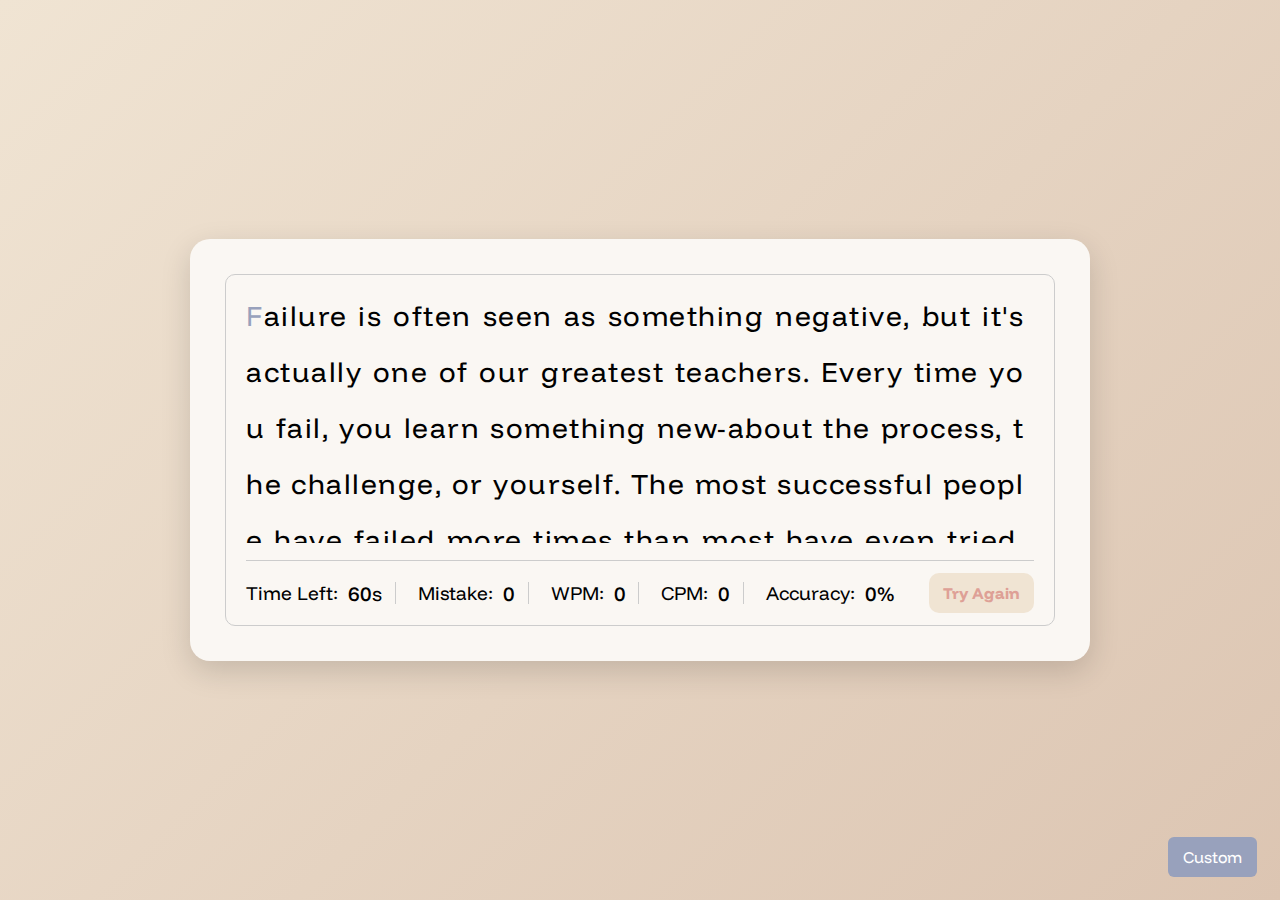
<file: index.html>
<!DOCTYPE html>
<html lang="en">
<head>
    <meta charset="UTF-8">
    <meta name="viewport" content="width=device-width, initial-scale=1.0">
    <title>Typing Test</title>
    <link rel="stylesheet" href="custom.css">
</head>
<body>
    <div class="wrapper">
        <input type="text" class="input-field">
        <div class="content-box">
            <div class="typing-text">
                <p></p>
            </div>
            <div class="content">
                <ul class="result-details">
                    <li class="time">
                        <p>Time Left:</p>
                        <span><b>60</b>s</span>
                    </li>
                    <li class="mistake">
                        <p>Mistake:</p>
                        <span>0</span>
                    </li>
                    <li class="wpm">
                        <p>WPM:</p>
                        <span>0</span>
                    </li>
                    <li class="cpm">
                        <p>CPM: </p>
                        <span>0</span>
                    </li>
                    <li class="accuracy">
                        <p>Accuracy: </p>
                        <span><b>0</b>%</span>
                    </li>
                </ul>
                <button>Try Again</button>
            </div>
        </div>
    </div>

    <!-- Popup Message Box -->
    <div id="popup" class="popup">
        <div class="popup-content">
            <span class="close" onclick="closePopup()">&times;</span>
            <h2>⏰ Time's Up!</h2>
            <p id="popupMessage"></p>
            <button onclick="closePopup()" style="margin-top: 15px;" class="try_again">Try Again</button>
        </div>
    </div>


    <a href="custom.html"><button id="change" value="Random" >Custom</button></a>

    <script src="paragraph.js"></script>
    <script src="index.js"></script>
</body>
</html>
</file>
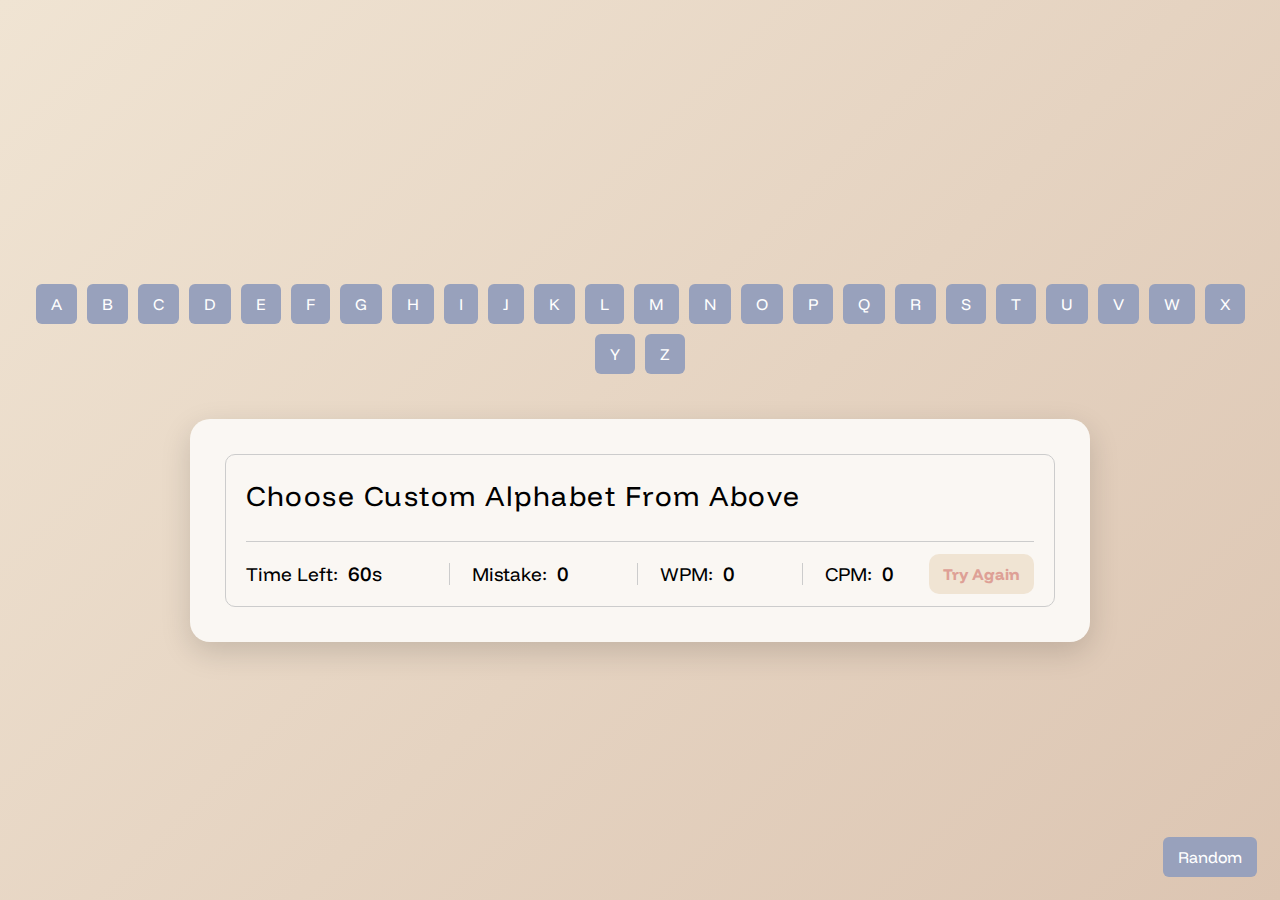
<file: custom.html>
<!DOCTYPE html>
<html lang="en">
<head>
    <meta charset="UTF-8">
    <meta name="viewport" content="width=device-width, initial-scale=1.0">
    <title>Document</title>
    <link rel="stylesheet" href="custom.css">
</head>
<body>
    <div id="buttons-container"></div>
  
    <div class="wrapper">
    
        <input type="text" class="input-field">
        <div class="content-box">
            <div class="typing-text">
                <p>Choose Custom Alphabet From Above</p>
            </div>
            <div class="content">
                <ul class="result-details">
                    <li class="time">
                        <p>Time Left:</p>
                        <span><b>60</b>s</span>
                    </li>
                    <li class="mistake">
                        <p>Mistake:</p>
                        <span>0</span>
                    </li>
                    <li class="wpm">
                        <p>WPM:</p>
                        <span>0</span>
                    </li>
                    <li class="cpm">
                        <p>CPM: </p>
                        <span>0</span>
                    </li>
                </ul>
                <button>Try Again</button>
            </div>
        </div>
    </div>

    <!-- Popup Message Box -->
    <div id="popup" class="popup">
        <div class="popup-content">
            <span class="close" onclick="closePopup()">&times;</span>
            <h2>⏰ Time's Up!</h2>
            <p id="popupMessage"></p>
            <button onclick="closePopup()" style="margin-top: 15px;" class="try_again">Try Again</button>
        </div>
    </div>

    <a href="index.html"><button id="change">Random</button></a>
    
    <script src="paragraph.js"></script>
    <script src="custom.js"></script>

</body>
</html>
</file>
<file: custom.css>
@import url('https://fonts.googleapis.com/css2?family=Funnel+Display:wght@300..800&display=swap');


*{
    font-family: "Funnel Display", sans-serif;
    box-sizing: border-box;
    margin: 0;
    padding: 0;

}

body{
    display: flex;
    flex-direction: column;
    align-items: center;
    justify-content: center;
    min-height: 100vh;
    background: linear-gradient(135deg, #F0E4D3 0%, #DCC5B2 100%);
    /* background-color: #F0E4D3; */
    position: relative;
    animation: fadeInBody 1s ease-in-out;
}

@keyframes fadeInBody {
  from { opacity: 0; transform: translateY(-10px); }
  to { opacity: 1; transform: translateY(0); }
}

/* Position the buttons container at the top */
#buttons-container {
  display: flex;
  flex-wrap: wrap;
  justify-content: center;
  padding: 20px;
  /* background-color: #f5f5f5; */
  position: sticky;
  top: 0;
  z-index: 100;
  /* box-shadow: 0 2px 5px rgba(0,0,0,0.1); */
  margin-bottom:20px;
}

/* Style for each button */
#buttons-container button, #change {
  margin: 5px;
  padding: 10px 15px;
  font-size: 16px;
  border: none;
  background-color: #98A1BC;
  color: white;
  border-radius: 6px;
  cursor: pointer;
  animation: bounce 2s infinite;
  transition: transform 0.3s ease;
}

#buttons-container button:hover , #change:hover{
  background-color: #748DAE;
  
}

/* Bouncing animation */
@keyframes bounce {
  0%, 100% {
    transform: scale(1);
  }
  50% {
    transform: scale(1.08);
  }
}

#change{
    display: flex;
    position: absolute;
    right: 2vh;
    bottom: 2vh;
    

}



.wrapper{
    width: 900px;
    padding: 35px;
    background-color: #FAF7F3;
    border-radius: 20px;
    box-shadow: 0 10px 30px rgba(0, 0, 0, 0.15);
    animation: fadeSlideIn 1s ease;

}
@keyframes fadeSlideIn {
  from { opacity: 0; transform: scale(0.95); }
  to { opacity: 1; transform: scale(1); }
}


/* hides the input field */
.wrapper .input-field{
    z-index: -999;
    opacity: 0;
    position: absolute;
}

.wrapper .content-box{
    /* top right-left bottom */
    padding: 13px 20px 0;     
    border-radius: 10px;
    border: 1px solid #ccc;
}

.content-box .typing-text{
    max-height: 255px;
    overflow-y: auto;
}

.typing-text::-webkit-scrollbar{
    width: 0;
}

.typing-text p{
    font-size: 28px;
    text-align: justify;
    letter-spacing: 1.5px;
    word-break: break-all;
}
.typing-text p span{
    position: relative;
}

.typing-text p span.correct{
    color: #39bc25;
}

.typing-text p span.incorrect{
    background-color: #D9A299;
    border: 1px solid #fff;
    color: #ff3010;
    border-radius: 5px;

}

.typing-text p span.active{
    color: #98A1BC;
}

.typing-text p span.active::after{
    content: "";
    position: absolute;
    left: 0;
    bottom: 0;
    height: 3px;
    width: 100%;
    opacity: 0;
    background: #D9A299;
    animation: blink 1s ease-in-out infinite;
}

@keyframes blink {
    50%{
        opacity: 1;
    }
}

.typing-text {
  max-height: 200px;  /* Adjust based on your layout */
  overflow-y: auto;
  padding-right: 10px;
  line-height: 2;
  font-size: 20px;
  
}





.content-box .content{
    display: flex;   
    margin-top: 17px;
    padding: 12px 0;
    border-top: 1px solid #ccc;
    justify-content: space-between;
    align-items: center;
}

.content button, .try_again{
    border: none;
    outline: none;
    width: 105px;
    padding: 10px 0;
    background-color: #F0E4D3;
    color: #dea096;
    font-size: 16px;
    font-weight: 900;
    border-radius: 10px;
    cursor: pointer;
    transition: transform 0.3s ease;
    
}


.content button:hover, .try_again:hover{
    transform: scale(1.2);
}

.content button:active, .try_again:active{
    transform: scale(0.8);
}


.content .result-details{
    display: flex;
    width: calc(100% - 140px);
    justify-content: space-between;
}



.result-details li{
    height: 22px;
    display: flex;
    
    list-style: none;
    align-items: center;
}

.result-details li:not(:first-child){
    padding-left: 22px;
    border-left: 1px solid #ccc;
}

.result-details li p{
    font-size: 19px;
}

.result-details li span{
    display: block;
    font-size: 20px;
    margin-left: 10px;
}

.result-details li b{
    font-weight: 500;
}

.result-details li:not(:first-child) span{
    font-weight: 500;
}


/* popup message */

/* Background overlay */
.popup {
  display: none;
  position: fixed;
  top: 0; left: 0;
  width: 100%; height: 100%;
  background: rgba(0, 0, 0, 0.7);
  justify-content: center;
  align-items: center;
  z-index: 999;
  animation: fadeIn 0.4s ease-in-out forwards;
  backdrop-filter: blur(4px);

}

/* Popup box */
.popup-content {
  background: #ffffff;
  border-radius: 20px;
  padding: 30px 25px;
  box-shadow: 0 12px 25px rgba(0, 0, 0, 0.25);
  text-align: center;
  width: 90%;
  max-width: 400px;
  position: relative;
  animation: popupSlide 0.4s ease-out;
}

/* Close button */
.close {
  position: absolute;
  top: 15px;
  right: 20px;
  font-size: 24px;
  color: #555;
  cursor: pointer;
  transition: color 0.3s ease;
}

.close:hover {
  color: #ff3b3b;
}

/* Result text styling */
#resultMessage {
  font-family: 'Segoe UI', sans-serif;
  font-size: 18px;
  color: #333;
  line-height: 1.6;
}

/* Header (optional gradient title) */
.popup-content::before {
  content: "Typing Summary";
  display: block;
  font-size: 22px;
  font-weight: bolder;
  margin-bottom: 20px;
  padding: 10px;
  /* background: linear-gradient(135deg, #667eea, #764ba2); */
  background: linear-gradient(135deg, #F0E4D3 0%, #e9d0bc 100%);
  color: #dea096;
  border-radius: 12px 12px 0 0;
}

/* Fade animation */
@keyframes fadeIn {
  from { opacity: 0; }
  to { opacity: 1; }
}

/* Slide-up animation */
@keyframes popupSlide {
  from {
    transform: translateY(30px);
    opacity: 0;
  }
  to {
    transform: translateY(0);
    opacity: 1;
  }
}
</file>
